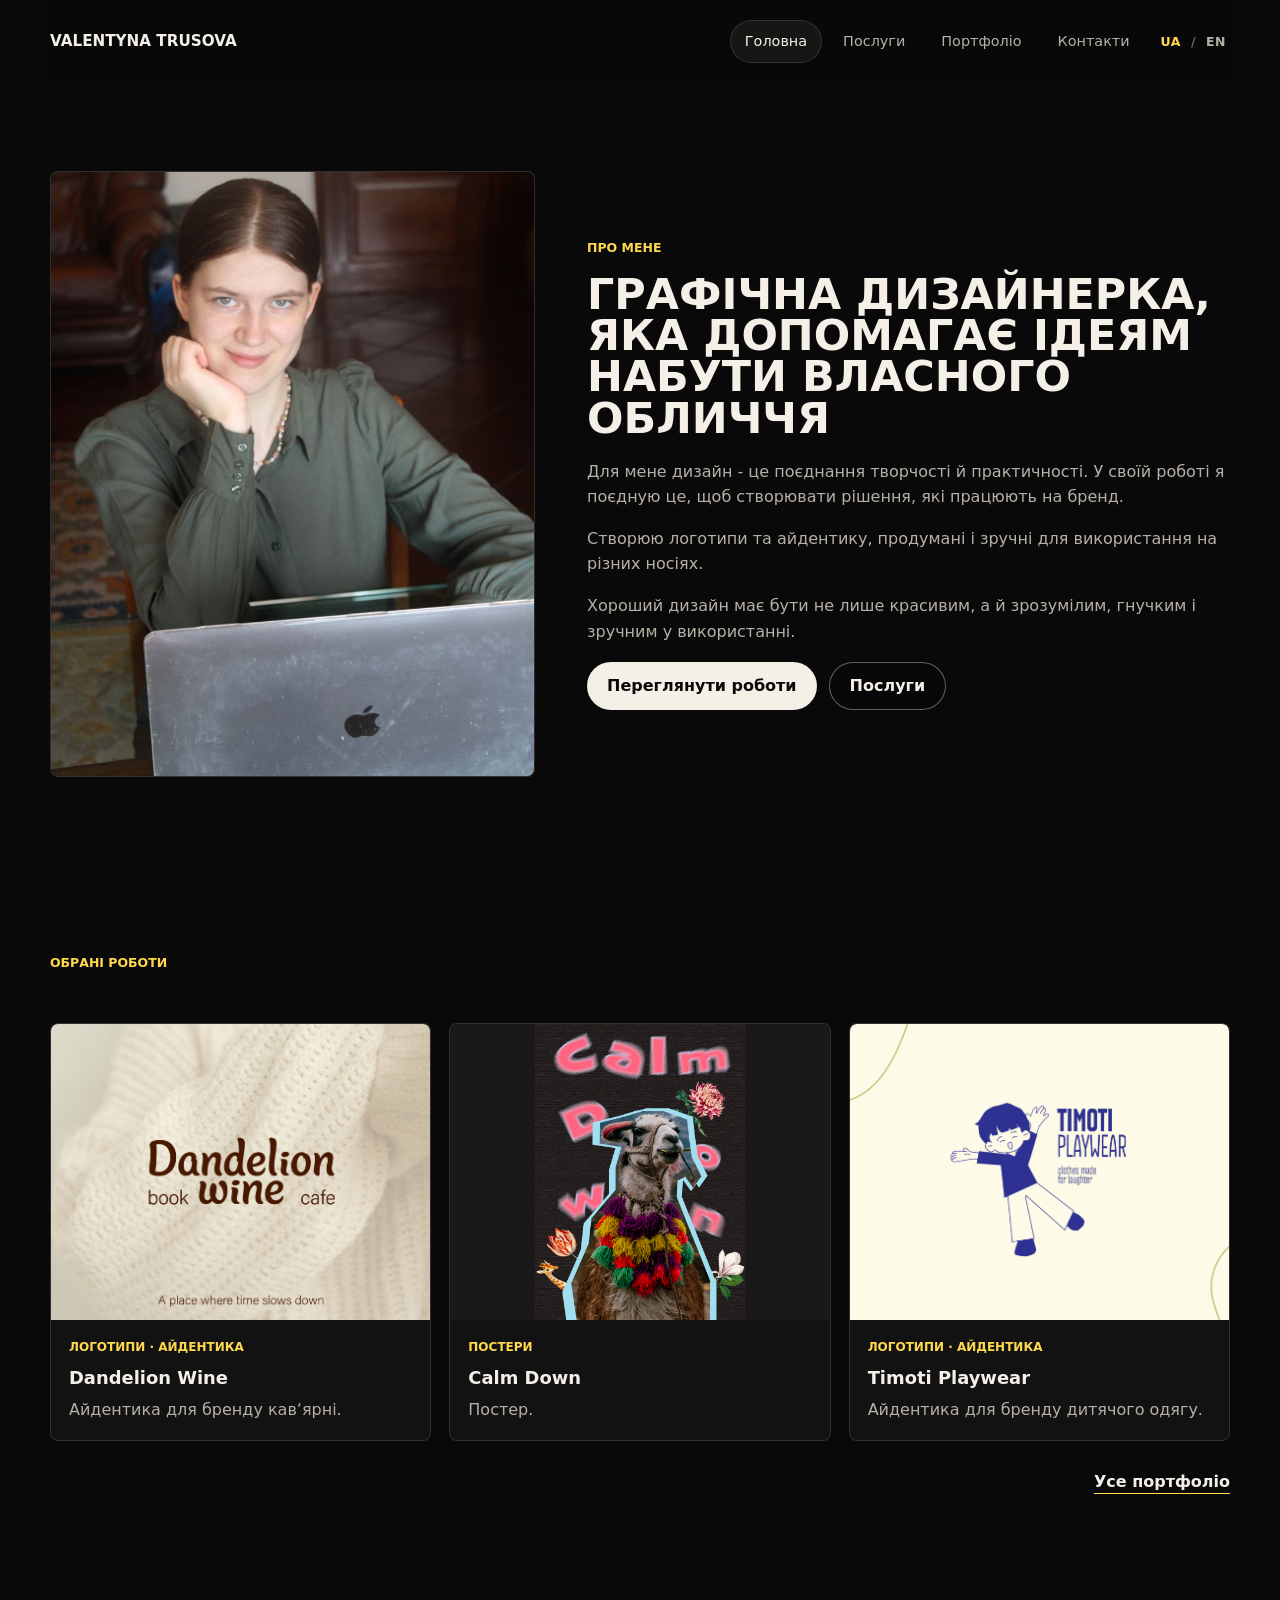
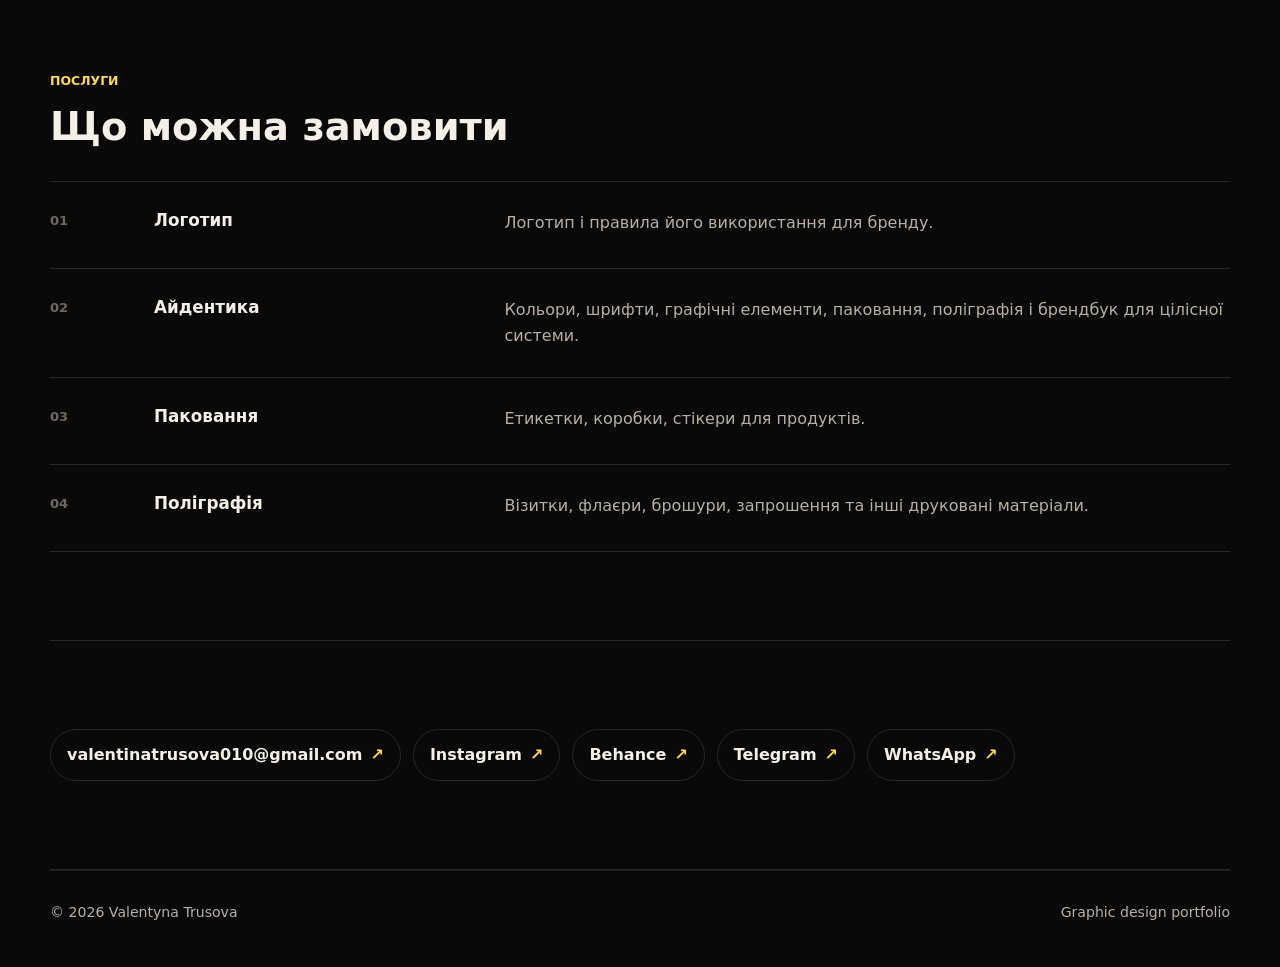
<file: index.html>
<!DOCTYPE html>
<html lang="uk">
<head>
  <meta charset="UTF-8">
  <meta name="viewport" content="width=device-width, initial-scale=1.0">
  <title>Графічний дизайнер | Портфоліо</title>
  <meta name="description" content="Портфоліо графічного дизайнера: айдентика, логотипи, паковання та поліграфічний дизайн.">
  <link rel="alternate" hreflang="uk" href="index.html">
  <link rel="alternate" hreflang="en" href="en/index.html">
  <link rel="alternate" hreflang="x-default" href="index.html">
  <link rel="icon" href="assets3/favicon/favicon-32.png" type="image/png" sizes="32x32">
  <link rel="icon" href="assets3/favicon/favicon.svg" type="image/svg+xml" sizes="any">
  <link rel="apple-touch-icon" href="assets3/favicon/apple-touch-icon.png">
  <link rel="manifest" href="site.webmanifest">
  <meta name="theme-color" content="#f7f6f2">
  <link rel="stylesheet" href="css3/styles.css">
</head>
<body>
  <header class="site-header">
    <a class="brand" href="index.html" aria-label="На головну">Valentyna Trusova</a>
    <div class="header-actions">
      <nav class="site-nav" aria-label="Головна навігація">
        <a class="is-active" href="index.html" aria-current="page">Головна</a>
        <a href="services3.html">Послуги</a>
        <a href="portfolio3.html">Портфоліо</a>
        <a href="#contacts">Контакти</a>
      </nav>
      <nav class="language-switch" aria-label="Вибір мови">
        <a href="index.html" aria-label="Українська версія" aria-current="page">UA</a>
        <span aria-hidden="true">/</span>
        <a href="en/index.html" aria-label="English version">EN</a>
      </nav>
      <button class="menu-toggle" type="button" aria-label="Відкрити меню" aria-expanded="false">
        <span></span>
        <span></span>
      </button>
    </div>
  </header>

  <main>
    <section class="section about-section" aria-labelledby="about-title">
      <img class="about-photo" src="assets3/mephoto.jpeg" alt="Фото графічної дизайнерки">
      <div class="about-copy">
        <p class="eyebrow">Про мене</p>
        <h2 id="about-title">Графічна дизайнерка, яка допомагає ідеям набути власного обличчя</h2>
        <div class="intro-copy">
          <p>Для мене дизайн - це поєднання творчості й практичності. У своїй роботі я поєдную це, щоб створювати рішення, які працюють на бренд.</p>
          <p>Створюю логотипи та айдентику, продумані і зручні для використання на різних носіях.</p>
          <p>Хороший дизайн має бути не лише красивим, а й зрозумілим, гнучким і зручним у використанні.</p>
        </div>
        <div class="hero-actions" aria-label="Основні дії">
          <a class="button button-primary" href="portfolio3.html">Переглянути роботи</a>
          <a class="button button-ghost" href="services3.html">Послуги</a>
        </div>
      </div>
    </section>

    <section class="section" aria-labelledby="featured-title">
      <div class="section-heading split">
        <div>
          <p class="eyebrow">Обрані роботи</p>
          <h2 class="visually-hidden" id="featured-title">Обрані роботи</h2>
        </div>
      </div>
      <div class="work-grid featured-grid">
        <article class="work-card">
          <a href="cases3/dandelion-wine.html" aria-label="Відкрити кейс Dandelion Wine">
            <img src="assets3/bigproject/dandelion wine/A.webp" alt="Айдентика винного бренду Dandelion Wine">
            <div class="work-info">
              <span>Логотипи · Айдентика</span>
              <h3>Dandelion Wine</h3>
              <p>Айдентика для бренду кавʼярні.</p>
            </div>
          </a>
        </article>
        <article class="work-card">
          <button class="project-open" type="button" data-title="Calm Down" data-category-label="Постери" data-description="Постер із закликом сповільнитися й заспокоїтися." data-images="assets3/posters/calmdown/calmdown.webp,assets3/posters/calmdown/calmdownmockup.webp">
            <img src="assets3/posters/calmdown/calmdown.webp" alt="Постер Calm Down">
            <div class="work-info">
              <span>Постери</span>
              <h3>Calm Down</h3>
              <p>Постер.</p>
            </div>
          </button>
        </article>
        <article class="work-card">
          <a href="cases3/timoti-playwear.html" aria-label="Відкрити кейс Timoti Playwear">
            <img src="assets3/bigproject/Timotiplaywear/A.webp" alt="Айдентика бренду дитячого одягу Timoti Playwear">
            <div class="work-info">
              <span>Логотипи · Айдентика</span>
              <h3>Timoti Playwear</h3>
              <p>Айдентика для бренду дитячого одягу.</p>
            </div>
          </a>
        </article>
      </div>
      <div class="section-action">
        <a class="text-link" href="portfolio3.html">Усе портфоліо</a>
      </div>
    </section>

    <section class="section" aria-labelledby="services-title">
      <div class="section-heading">
        <p class="eyebrow">Послуги</p>
        <h2 id="services-title">Що можна замовити</h2>
      </div>
      <div class="service-list">
        <article class="service-item">
          <span class="service-index">01</span>
          <h3><a href="services3.html#logos">Логотип</a></h3>
          <p>Логотип і правила його використання для бренду.</p>
        </article>
        <article class="service-item">
          <span class="service-index">02</span>
          <h3><a href="services3.html#identity">Айдентика</a></h3>
          <p>Кольори, шрифти, графічні елементи, паковання, поліграфія і брендбук для цілісної системи.</p>
        </article>
        <article class="service-item">
          <span class="service-index">03</span>
          <h3><a href="services3.html#packaging">Паковання</a></h3>
          <p>Етикетки, коробки, стікери для продуктів.</p>
        </article>
        <article class="service-item">
          <span class="service-index">04</span>
          <h3><a href="services3.html#print">Поліграфія</a></h3>
          <p>Візитки, флаєри, брошури, запрошення та інші друковані матеріали.</p>
        </article>
      </div>
    </section>

    <section class="section contact-band" id="contacts" aria-labelledby="contacts-title">
      <h2 class="visually-hidden" id="contacts-title">Контакти</h2>
      <div class="contact-actions">
        <a href="mailto:valentinatrusova010@gmail.com">valentinatrusova010@gmail.com <span aria-hidden="true">↗</span></a>
        <a href="https://www.instagram.com/trusovavaliusha?igsh=NmhvMGpqZWR6bW9x&utm_source=qr" target="_blank" rel="noreferrer">Instagram <span aria-hidden="true">↗</span></a>
        <a href="https://www.behance.net/valentynadesigner" target="_blank" rel="noreferrer">Behance <span aria-hidden="true">↗</span></a>
        <a href="https://t.me/Sova068" target="_blank" rel="noreferrer">Telegram <span aria-hidden="true">↗</span></a>
        <a href="https://wa.me/351965404186" target="_blank" rel="noreferrer">WhatsApp <span aria-hidden="true">↗</span></a>
      </div>
    </section>
  </main>

  <div class="project-modal" hidden>
    <div class="project-modal-backdrop" data-close-modal></div>
    <section class="project-dialog" role="dialog" aria-modal="true" aria-labelledby="modal-title">
      <button class="modal-close" type="button" data-close-modal aria-label="Закрити">×</button>
      <div class="modal-media">
        <img class="modal-image" alt="">
        <div class="modal-thumbs" aria-label="Інші зображення проєкту"></div>
      </div>
      <div class="modal-copy">
        <p class="eyebrow modal-category"></p>
        <h2 id="modal-title"></h2>
        <p class="modal-description"></p>
        <p class="modal-detail"></p>
      </div>
    </section>
  </div>

  <footer class="site-footer">
    <p>© 2026 Valentyna Trusova</p>
    <p>Graphic design portfolio</p>
  </footer>

  <script src="js3/main.js"></script>
</body>
</html>
</file>
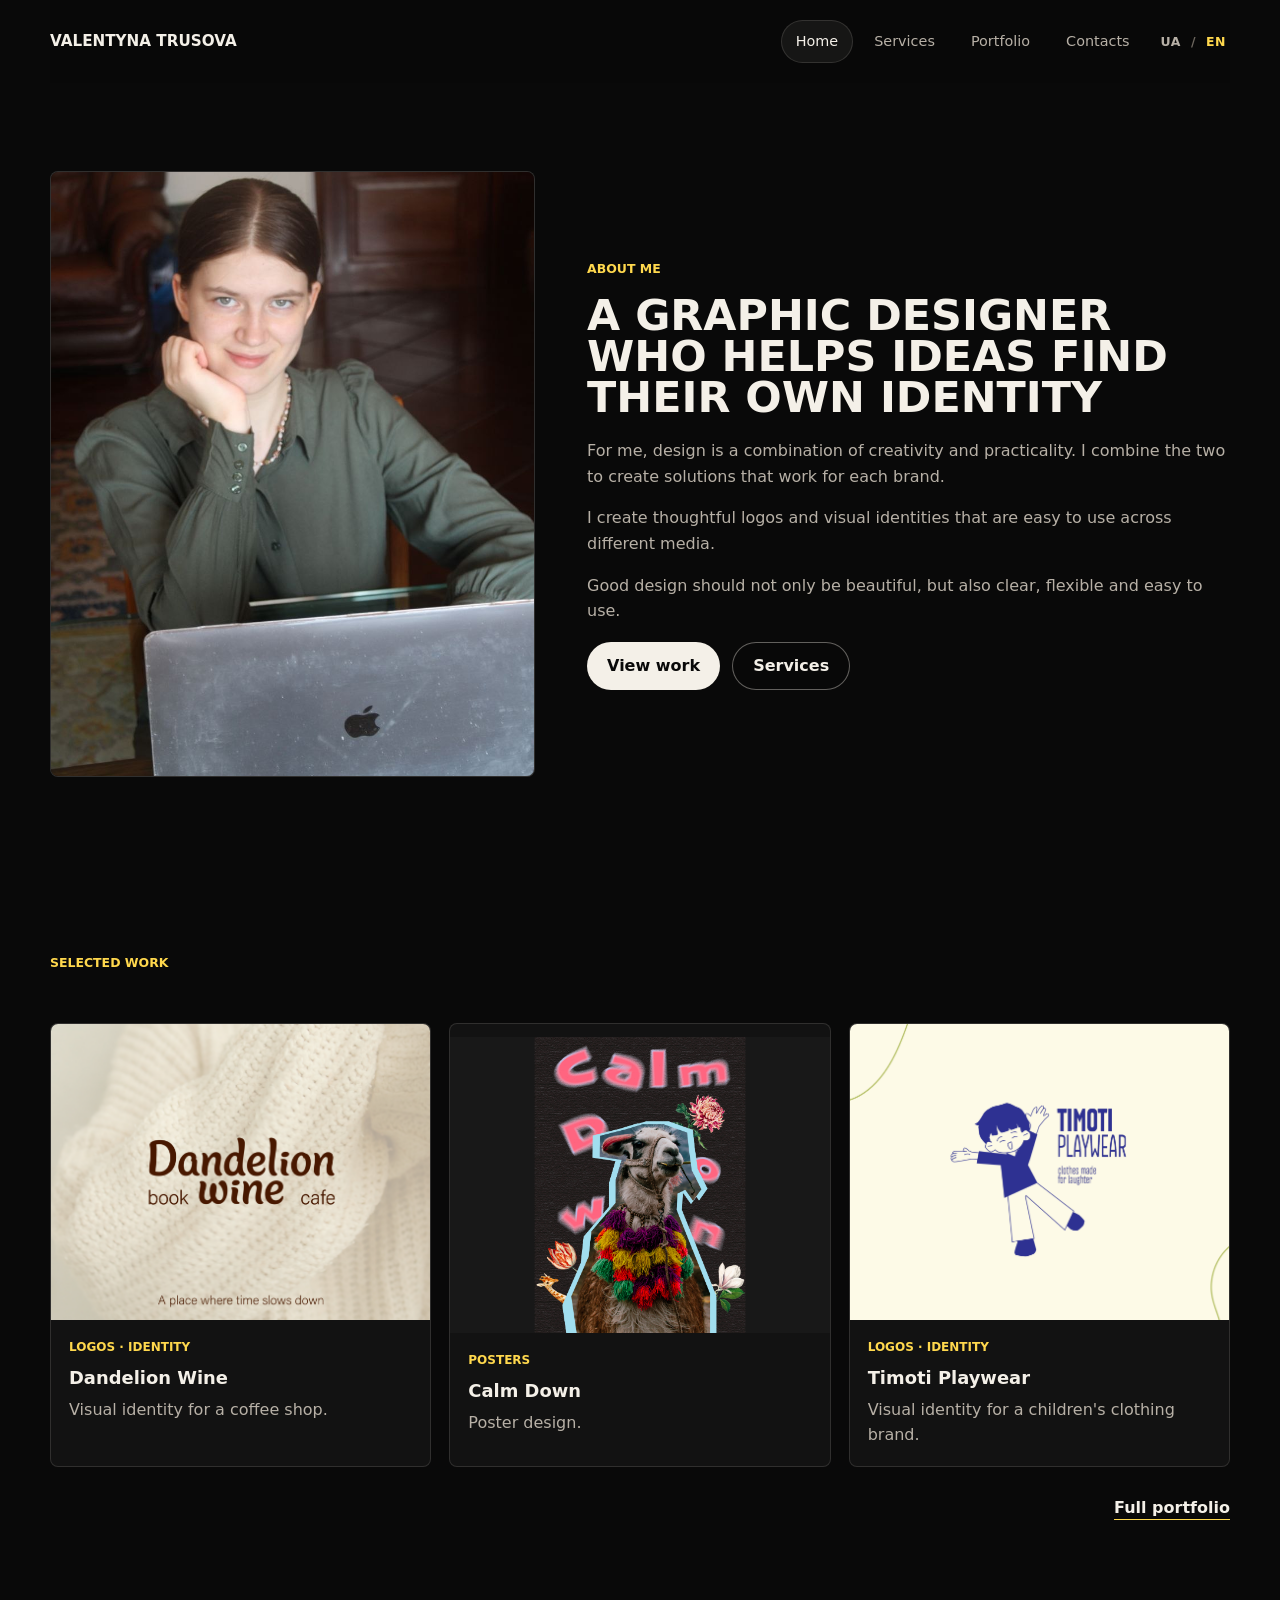
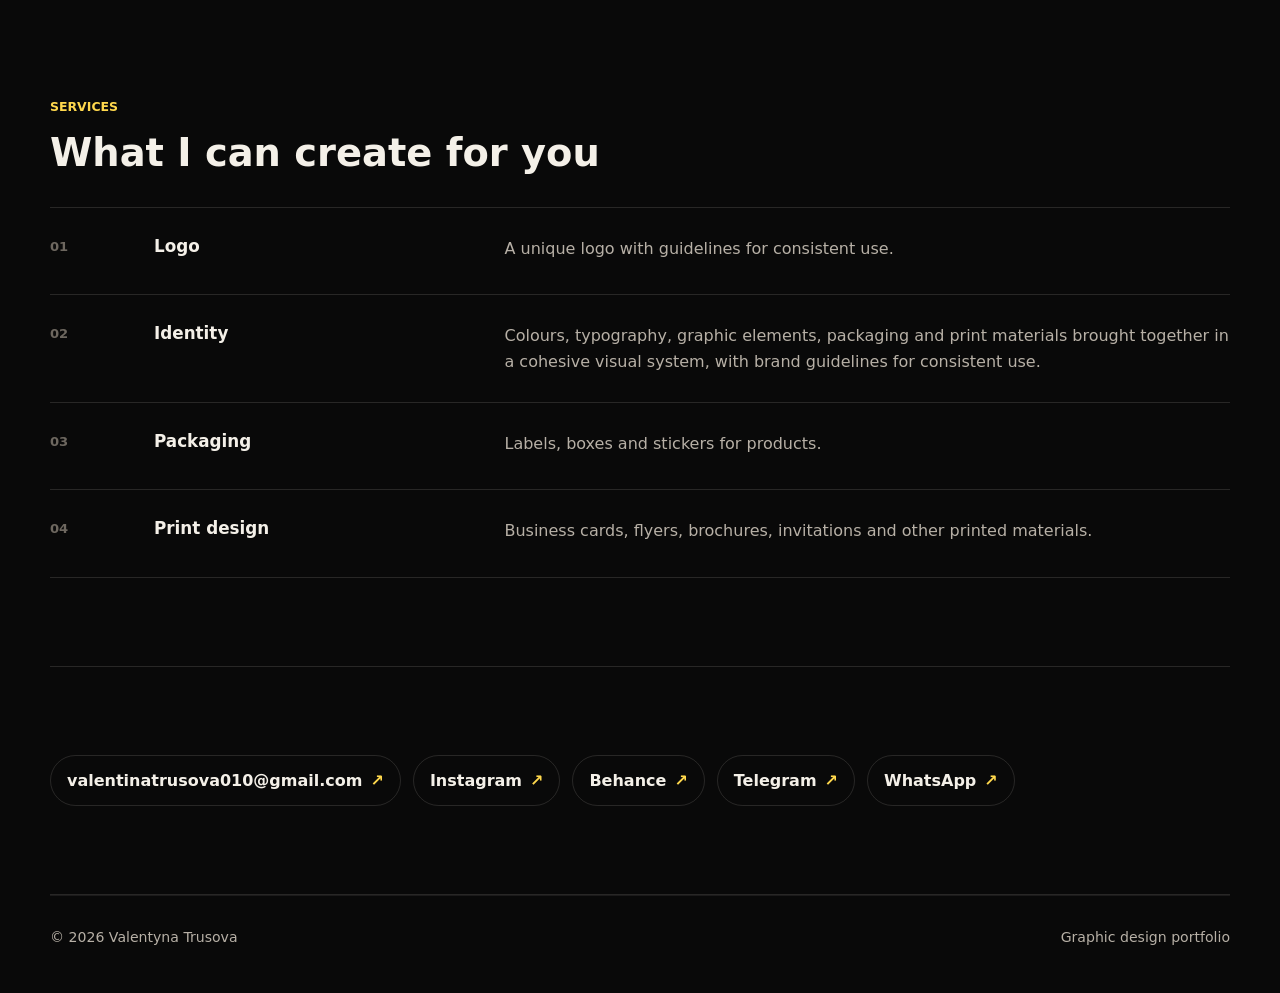
<file: en/index.html>
<!DOCTYPE html>
<html lang="en">
<head>
  <meta charset="UTF-8">
  <meta name="viewport" content="width=device-width, initial-scale=1.0">
  <title>Graphic Designer | Portfolio</title>
  <meta name="description" content="Graphic designer portfolio: identity, logos, packaging and print design.">
  <link rel="alternate" hreflang="uk" href="../index.html">
  <link rel="alternate" hreflang="en" href="index.html">
  <link rel="alternate" hreflang="x-default" href="../index.html">
  <link rel="icon" href="../assets3/favicon/favicon-32.png" type="image/png" sizes="32x32">
  <link rel="icon" href="../assets3/favicon/favicon.svg" type="image/svg+xml" sizes="any">
  <link rel="apple-touch-icon" href="../assets3/favicon/apple-touch-icon.png">
  <link rel="manifest" href="../site.webmanifest">
  <meta name="theme-color" content="#f7f6f2">
  <link rel="stylesheet" href="../css3/styles.css">
</head>
<body>
  <header class="site-header">
    <a class="brand" href="index.html" aria-label="Home">Valentyna Trusova</a>
    <div class="header-actions">
      <nav class="site-nav" aria-label="Main navigation">
        <a class="is-active" href="index.html" aria-current="page">Home</a>
        <a href="services3.html">Services</a>
        <a href="portfolio3.html">Portfolio</a>
        <a href="#contacts">Contacts</a>
      </nav>
      <nav class="language-switch" aria-label="Language selection">
        <a href="../index.html" aria-label="Ukrainian version">UA</a>
        <span aria-hidden="true">/</span>
        <a href="index.html" aria-label="English version" aria-current="page">EN</a>
      </nav>
      <button class="menu-toggle" type="button" aria-label="Open menu" aria-expanded="false">
        <span></span>
        <span></span>
      </button>
    </div>
  </header>

  <main>
    <section class="section about-section" aria-labelledby="about-title">
      <img class="about-photo" src="../assets3/mephoto.jpeg" alt="Portrait of a graphic designer">
      <div class="about-copy">
        <p class="eyebrow">About me</p>
        <h2 id="about-title">A graphic designer who helps ideas find their own identity</h2>
        <div class="intro-copy">
          <p>For me, design is a combination of creativity and practicality. I combine the two to create solutions that work for each brand.</p>
          <p>I create thoughtful logos and visual identities that are easy to use across different media.</p>
          <p>Good design should not only be beautiful, but also clear, flexible and easy to use.</p>
        </div>
        <div class="hero-actions" aria-label="Primary actions">
          <a class="button button-primary" href="portfolio3.html">View work</a>
          <a class="button button-ghost" href="services3.html">Services</a>
        </div>
      </div>
    </section>

    <section class="section" aria-labelledby="featured-title">
      <div class="section-heading split">
        <div>
          <p class="eyebrow">Selected work</p>
          <h2 class="visually-hidden" id="featured-title">Selected work</h2>
        </div>
      </div>
      <div class="work-grid featured-grid">
        <article class="work-card">
          <a href="cases3/dandelion-wine.html" aria-label="Open the Dandelion Wine case study">
            <img src="../assets3/bigproject/dandelion wine/A.webp" alt="Identity for the Dandelion Wine brand">
            <div class="work-info">
              <span>Logos · Identity</span>
              <h3>Dandelion Wine</h3>
              <p>Visual identity for a coffee shop.</p>
            </div>
          </a>
        </article>
        <article class="work-card">
          <button class="project-open" type="button" data-title="Calm Down" data-category-label="Posters" data-description="A poster encouraging people to slow down and calm down." data-images="../assets3/posters/calmdown/calmdown.webp,../assets3/posters/calmdown/calmdownmockup.webp">
            <img src="../assets3/posters/calmdown/calmdown.webp" alt="Calm Down poster">
            <div class="work-info">
              <span>Posters</span>
              <h3>Calm Down</h3>
              <p>Poster design.</p>
            </div>
          </button>
        </article>
        <article class="work-card">
          <a href="cases3/timoti-playwear.html" aria-label="Open the Timoti Playwear case study">
            <img src="../assets3/bigproject/Timotiplaywear/A.webp" alt="Identity for the Timoti Playwear children's clothing brand">
            <div class="work-info">
              <span>Logos · Identity</span>
              <h3>Timoti Playwear</h3>
              <p>Visual identity for a children's clothing brand.</p>
            </div>
          </a>
        </article>
      </div>
      <div class="section-action">
        <a class="text-link" href="portfolio3.html">Full portfolio</a>
      </div>
    </section>

    <section class="section" aria-labelledby="services-title">
      <div class="section-heading">
        <p class="eyebrow">Services</p>
        <h2 id="services-title">What I can create for you</h2>
      </div>
      <div class="service-list">
        <article class="service-item">
          <span class="service-index">01</span>
          <h3><a href="services3.html#logos">Logo</a></h3>
          <p>A unique logo with guidelines for consistent use.</p>
        </article>
        <article class="service-item">
          <span class="service-index">02</span>
          <h3><a href="services3.html#identity">Identity</a></h3>
          <p>Colours, typography, graphic elements, packaging and print materials brought together in a cohesive visual system, with brand guidelines for consistent use.</p>
        </article>
        <article class="service-item">
          <span class="service-index">03</span>
          <h3><a href="services3.html#packaging">Packaging</a></h3>
          <p>Labels, boxes and stickers for products.</p>
        </article>
        <article class="service-item">
          <span class="service-index">04</span>
          <h3><a href="services3.html#print">Print design</a></h3>
          <p>Business cards, flyers, brochures, invitations and other printed materials.</p>
        </article>
      </div>
    </section>

    <section class="section contact-band" id="contacts" aria-labelledby="contacts-title">
      <h2 class="visually-hidden" id="contacts-title">Contacts</h2>
      <div class="contact-actions">
        <a href="mailto:valentinatrusova010@gmail.com">valentinatrusova010@gmail.com <span aria-hidden="true">↗</span></a>
        <a href="https://www.instagram.com/trusovavaliusha?igsh=NmhvMGpqZWR6bW9x&utm_source=qr" target="_blank" rel="noreferrer">Instagram <span aria-hidden="true">↗</span></a>
        <a href="https://www.behance.net/valentynadesigner" target="_blank" rel="noreferrer">Behance <span aria-hidden="true">↗</span></a>
        <a href="https://t.me/Sova068" target="_blank" rel="noreferrer">Telegram <span aria-hidden="true">↗</span></a>
        <a href="https://wa.me/351965404186" target="_blank" rel="noreferrer">WhatsApp <span aria-hidden="true">↗</span></a>
      </div>
    </section>
  </main>

  <div class="project-modal" hidden>
    <div class="project-modal-backdrop" data-close-modal></div>
    <section class="project-dialog" role="dialog" aria-modal="true" aria-labelledby="modal-title">
      <button class="modal-close" type="button" data-close-modal aria-label="Close">×</button>
      <div class="modal-media">
        <img class="modal-image" alt="">
        <div class="modal-thumbs" aria-label="Other project images"></div>
      </div>
      <div class="modal-copy">
        <p class="eyebrow modal-category"></p>
        <h2 id="modal-title"></h2>
        <p class="modal-description"></p>
        <p class="modal-detail"></p>
      </div>
    </section>
  </div>

  <footer class="site-footer">
    <p>© 2026 Valentyna Trusova</p>
    <p>Graphic design portfolio</p>
  </footer>

  <script src="../js3/main.js"></script>
</body>
</html>
</file>
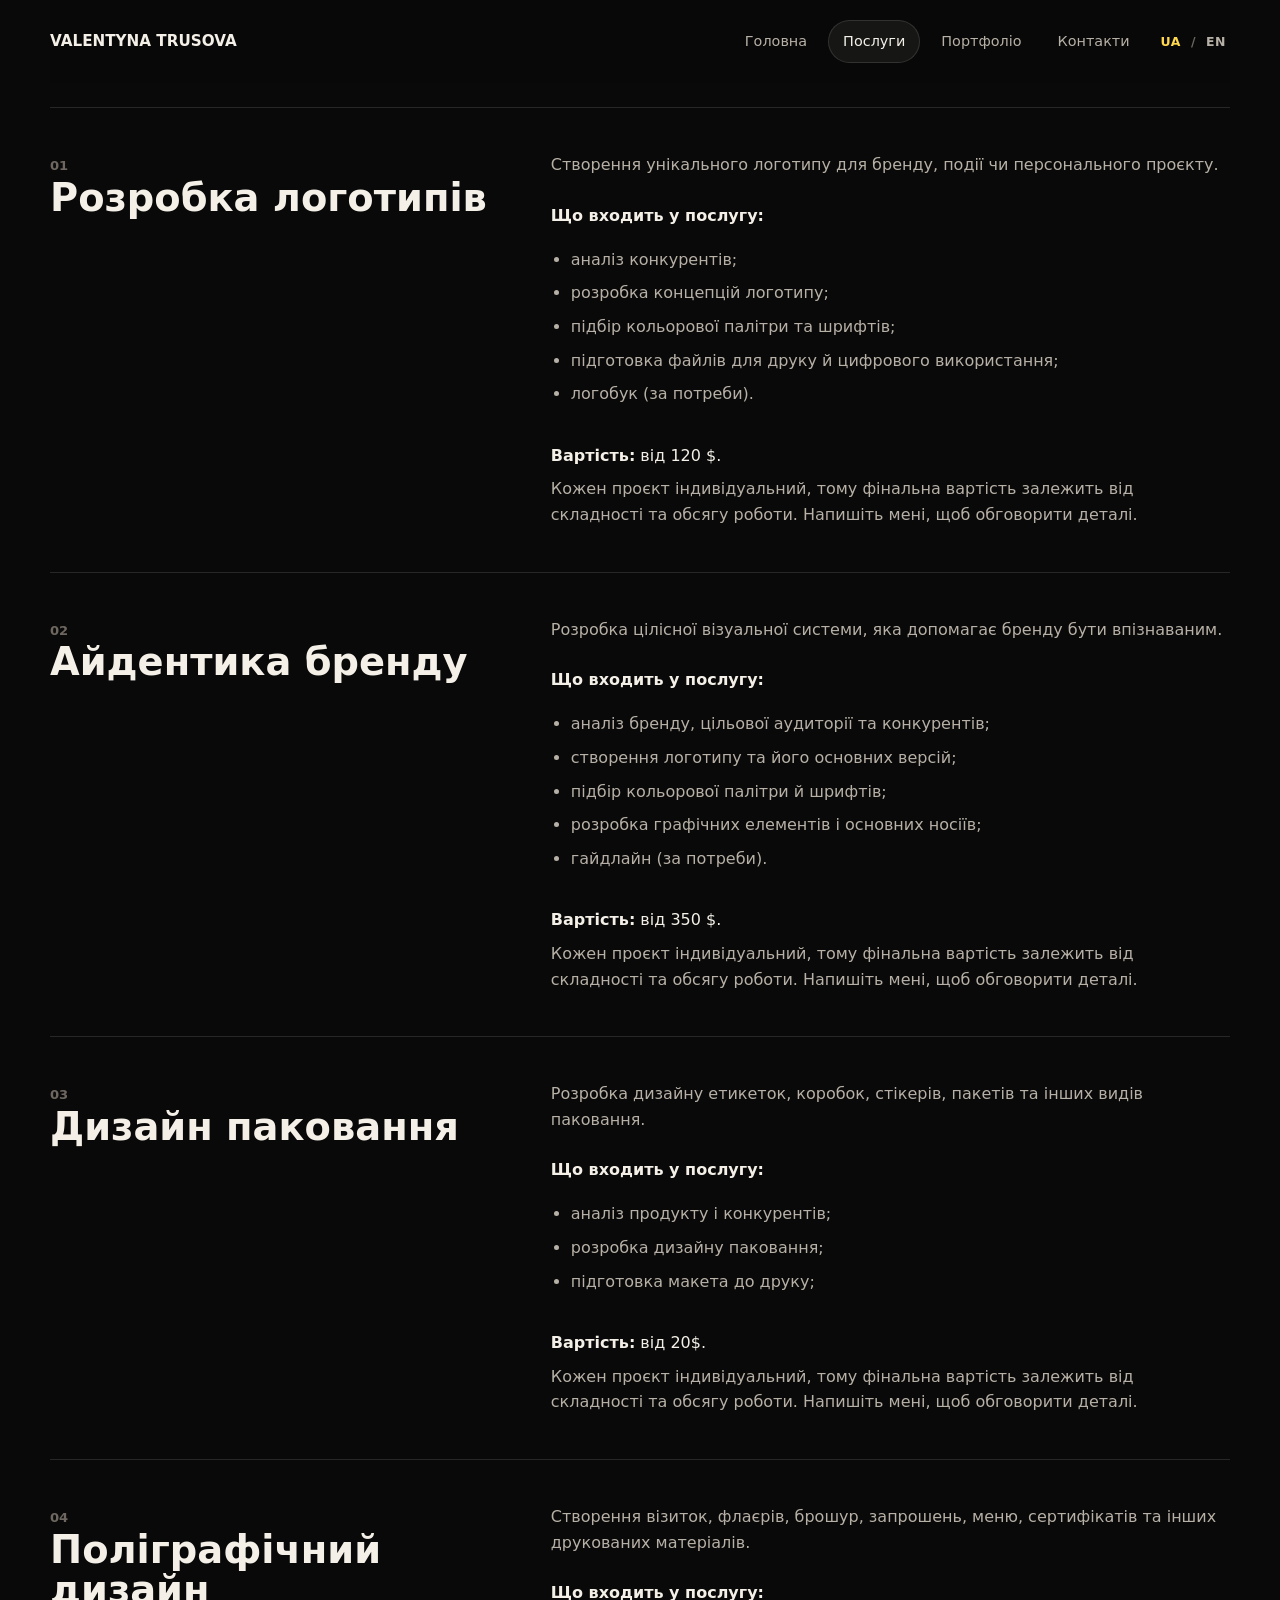
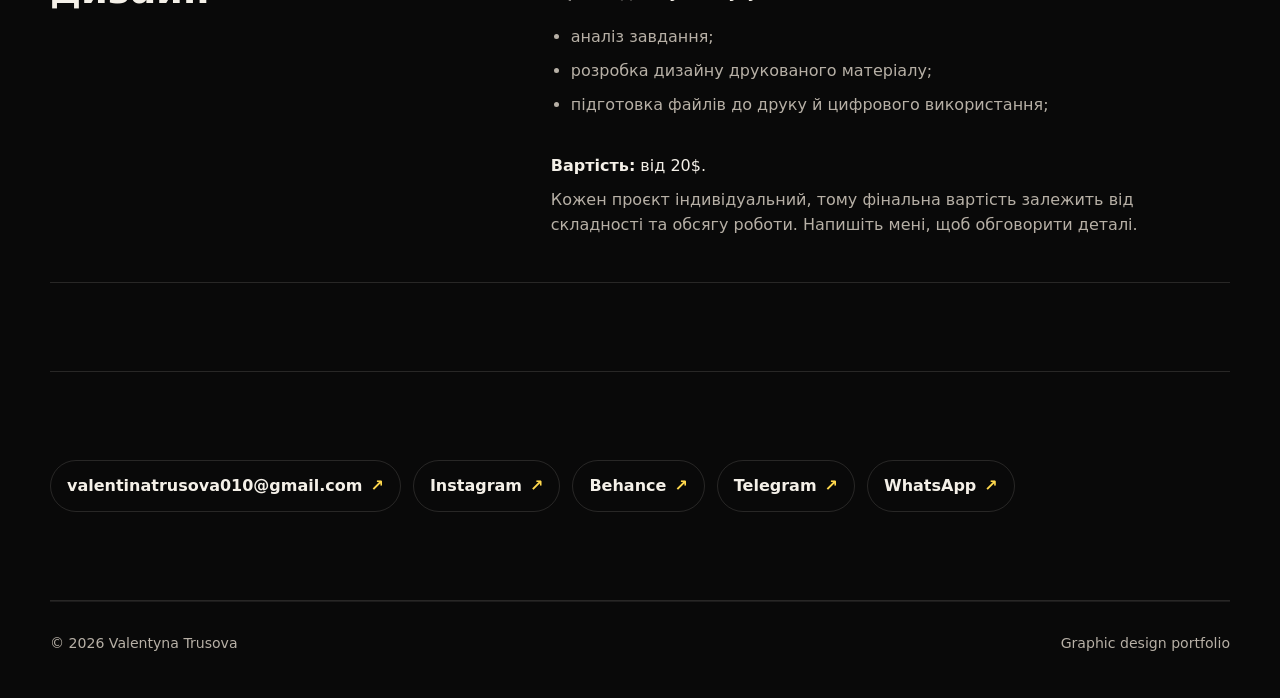
<file: services3.html>
<!DOCTYPE html>
<html lang="uk">
<head>
  <meta charset="UTF-8">
  <meta name="viewport" content="width=device-width, initial-scale=1.0">
  <title>Послуги | Valentyna Trusova</title>
  <meta name="description" content="Послуги графічного дизайнера: логотипи, айдентика бренду, паковання, поліграфічний дизайн.">
  <link rel="alternate" hreflang="uk" href="services3.html">
  <link rel="alternate" hreflang="en" href="en/services3.html">
  <link rel="alternate" hreflang="x-default" href="services3.html">
  <link rel="icon" href="assets3/favicon/favicon-32.png" type="image/png" sizes="32x32">
  <link rel="icon" href="assets3/favicon/favicon.svg" type="image/svg+xml" sizes="any">
  <link rel="apple-touch-icon" href="assets3/favicon/apple-touch-icon.png">
  <link rel="manifest" href="site.webmanifest">
  <meta name="theme-color" content="#f7f6f2">
  <link rel="stylesheet" href="css3/styles.css">
</head>
<body>
  <header class="site-header">
    <a class="brand" href="index.html" aria-label="На головну">Valentyna Trusova</a>
    <div class="header-actions">
      <nav class="site-nav" aria-label="Головна навігація">
        <a href="index.html">Головна</a>
        <a class="is-active" href="services3.html" aria-current="page">Послуги</a>
        <a href="portfolio3.html">Портфоліо</a>
        <a href="#contacts">Контакти</a>
      </nav>
      <nav class="language-switch" aria-label="Вибір мови">
        <a href="services3.html" aria-label="Українська версія" aria-current="page">UA</a>
        <span aria-hidden="true">/</span>
        <a href="en/services3.html" aria-label="English version">EN</a>
      </nav>
      <button class="menu-toggle" type="button" aria-label="Відкрити меню" aria-expanded="false">
        <span></span>
        <span></span>
      </button>
    </div>
  </header>

  <main>
    <section class="section services-detail" aria-label="Перелік послуг">
      <article class="detail-row" id="logos">
        <div>
          <span class="service-index">01</span>
          <h2>Розробка логотипів</h2>
        </div>
        <div class="service-description">
          <p>Створення унікального логотипу для бренду, події чи персонального проєкту.</p>
          <h3>Що входить у послугу:</h3>
          <ul>
            <li>аналіз конкурентів;</li>
            <li>розробка концепцій логотипу;</li>
            <li>підбір кольорової палітри та шрифтів;</li>
            <li>підготовка файлів для друку й цифрового використання;</li>
            <li>логобук (за потреби).</li>
          </ul>
          <p class="service-price"><strong>Вартість:</strong> від 120 $.</p>
          <p class="service-note">Кожен проєкт індивідуальний, тому фінальна вартість залежить від складності та обсягу роботи. Напишіть мені, щоб обговорити деталі.</p>
        </div>
      </article>

      <article class="detail-row" id="identity">
        <div>
          <span class="service-index">02</span>
          <h2>Айдентика бренду</h2>
        </div>
        <div class="service-description">
          <p>Розробка цілісної візуальної системи, яка допомагає бренду бути впізнаваним.</p>
          <h3>Що входить у послугу:</h3>
          <ul>
            <li>аналіз бренду, цільової аудиторії та конкурентів;</li>
            <li>створення логотипу та його основних версій;</li>
            <li>підбір кольорової палітри й шрифтів;</li>
            <li>розробка графічних елементів і основних носіїв;</li>
            <li>гайдлайн (за потреби).</li>
          </ul>
          <p class="service-price"><strong>Вартість:</strong> від 350 $.</p>
          <p class="service-note">Кожен проєкт індивідуальний, тому фінальна вартість залежить від складності та обсягу роботи. Напишіть мені, щоб обговорити деталі.</p>
        </div>
      </article>

      <article class="detail-row" id="packaging">
        <div>
          <span class="service-index">03</span>
          <h2>Дизайн паковання</h2>
        </div>
        <div class="service-description">
          <p>Розробка дизайну етикеток, коробок, стікерів, пакетів та інших видів паковання.</p>
          <h3>Що входить у послугу:</h3>
          <ul>
            <li>аналіз продукту і конкурентів;</li>
            <li>розробка дизайну паковання;</li>
            <li>підготовка макета до друку;</li>
          </ul>
          <p class="service-price"><strong>Вартість:</strong> від 20$.</p>
          <p class="service-note">Кожен проєкт індивідуальний, тому фінальна вартість залежить від складності та обсягу роботи. Напишіть мені, щоб обговорити деталі.</p>
        </div>
      </article>

      <article class="detail-row" id="print">
        <div>
          <span class="service-index">04</span>
          <h2>Поліграфічний дизайн</h2>
        </div>
        <div class="service-description">
          <p>Створення візиток, флаєрів, брошур, запрошень, меню, сертифікатів та інших друкованих матеріалів.</p>
          <h3>Що входить у послугу:</h3>
          <ul>
            <li>аналіз завдання;</li>
            <li>розробка дизайну друкованого матеріалу;</li>
            <li>підготовка файлів до друку й цифрового використання;</li>
          </ul>
          <p class="service-price"><strong>Вартість:</strong> від 20$.</p>
          <p class="service-note">Кожен проєкт індивідуальний, тому фінальна вартість залежить від складності та обсягу роботи. Напишіть мені, щоб обговорити деталі.</p>
        </div>
      </article>
    </section>

    <section class="section contact-band" id="contacts" aria-labelledby="contacts-title">
      <h2 class="visually-hidden" id="contacts-title">Контакти</h2>
      <div class="contact-actions">
        <a href="mailto:valentinatrusova010@gmail.com">valentinatrusova010@gmail.com <span aria-hidden="true">↗</span></a>
        <a href="https://www.instagram.com/trusovavaliusha?igsh=NmhvMGpqZWR6bW9x&utm_source=qr" target="_blank" rel="noreferrer">Instagram <span aria-hidden="true">↗</span></a>
        <a href="https://www.behance.net/valentynadesigner" target="_blank" rel="noreferrer">Behance <span aria-hidden="true">↗</span></a>
        <a href="https://t.me/Sova068" target="_blank" rel="noreferrer">Telegram <span aria-hidden="true">↗</span></a>
        <a href="https://wa.me/351965404186" target="_blank" rel="noreferrer">WhatsApp <span aria-hidden="true">↗</span></a>
      </div>
    </section>
  </main>

  <footer class="site-footer">
    <p>© 2026 Valentyna Trusova</p>
    <p>Graphic design portfolio</p>
  </footer>

  <script src="js3/main.js"></script>
</body>
</html>
</file>
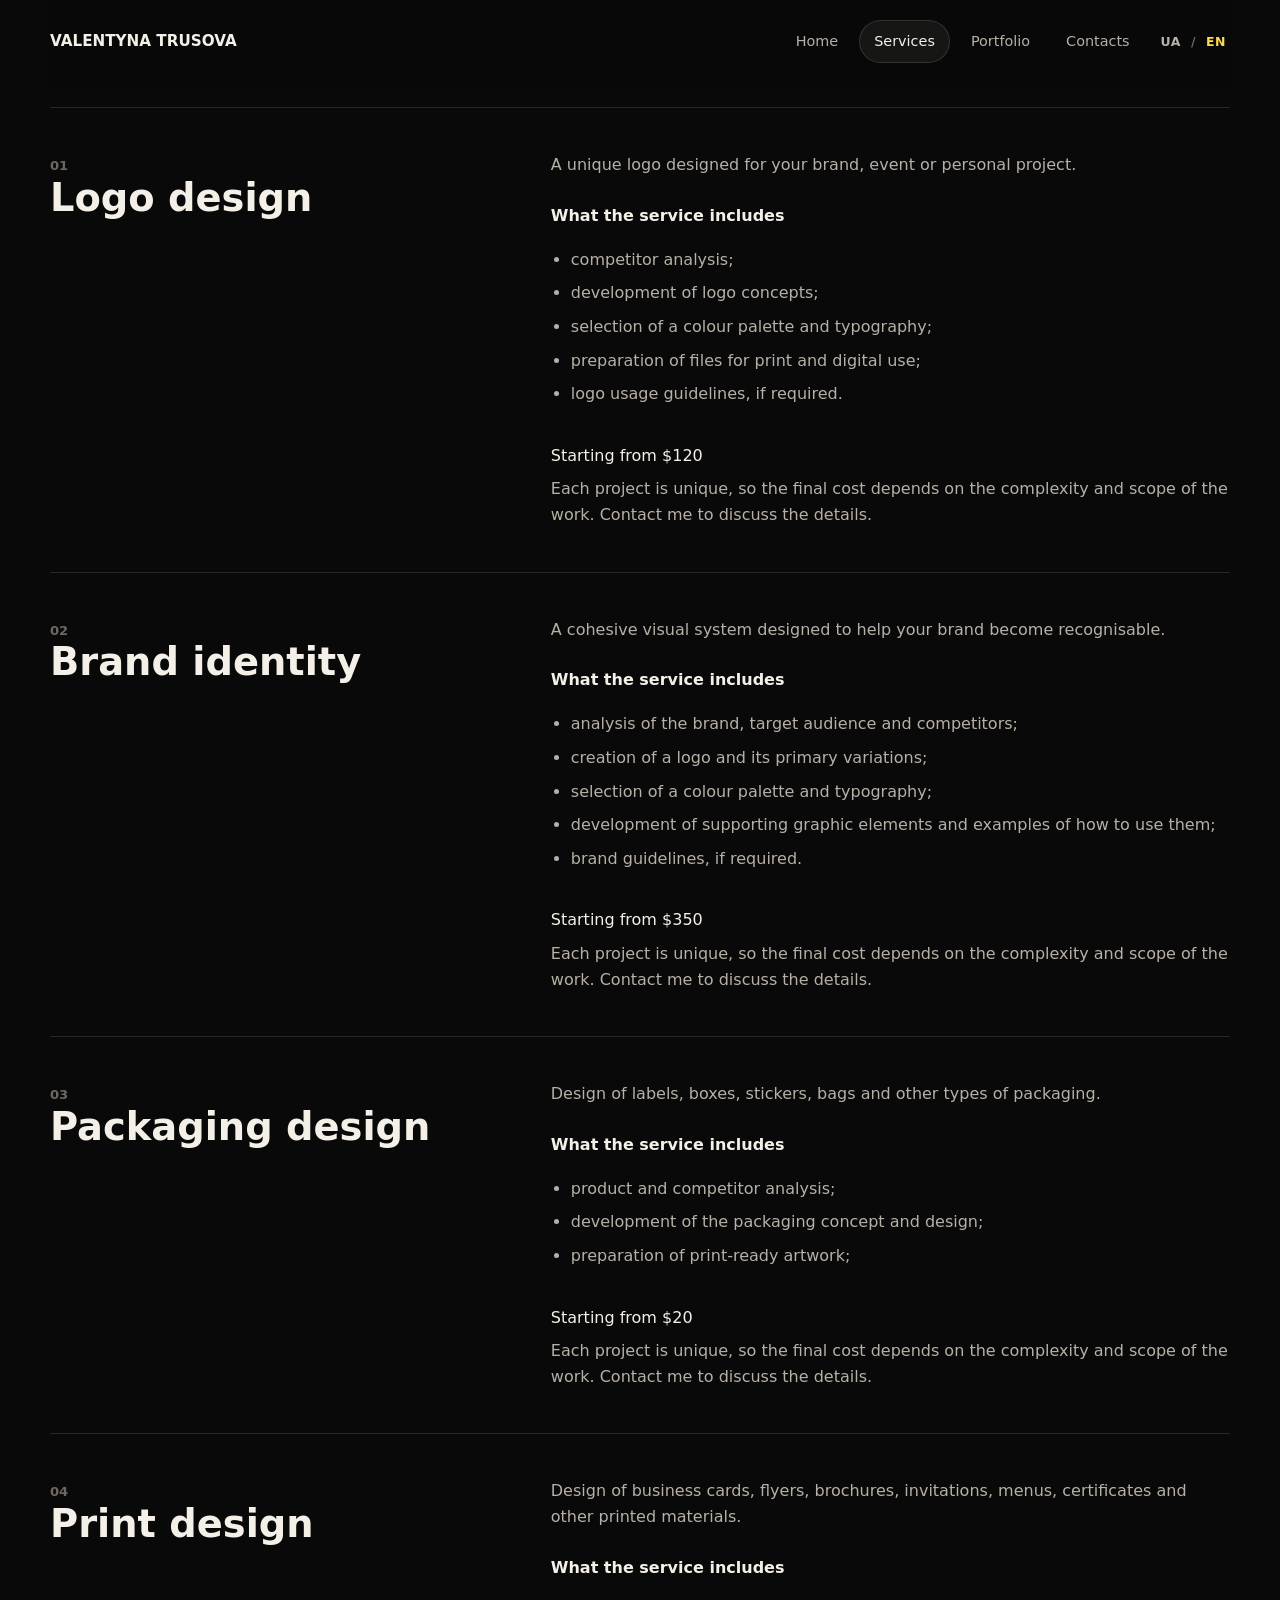
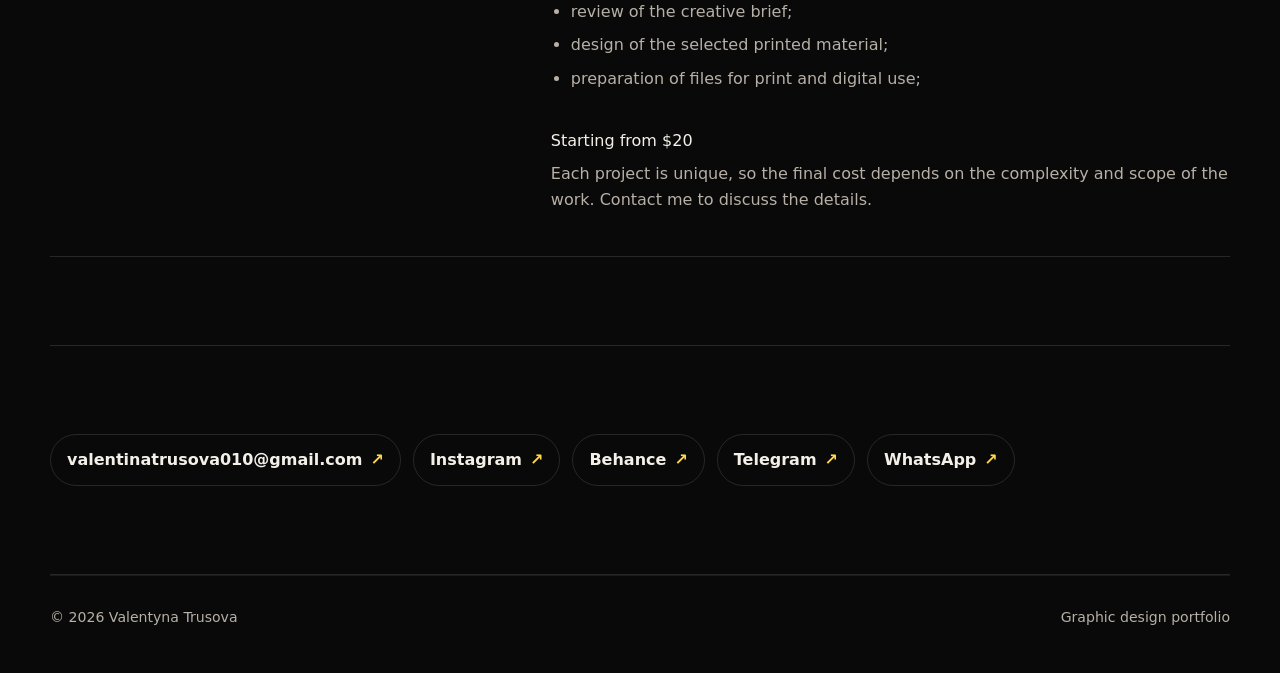
<file: en/services3.html>
<!DOCTYPE html>
<html lang="en">
<head>
  <meta charset="UTF-8">
  <meta name="viewport" content="width=device-width, initial-scale=1.0">
  <title>Services | Valentyna Trusova</title>
  <meta name="description" content="Graphic design services: logos, brand identity, packaging and print design.">
  <link rel="alternate" hreflang="uk" href="../services3.html">
  <link rel="alternate" hreflang="en" href="services3.html">
  <link rel="alternate" hreflang="x-default" href="../services3.html">
  <link rel="icon" href="../assets3/favicon/favicon-32.png" type="image/png" sizes="32x32">
  <link rel="icon" href="../assets3/favicon/favicon.svg" type="image/svg+xml" sizes="any">
  <link rel="apple-touch-icon" href="../assets3/favicon/apple-touch-icon.png">
  <link rel="manifest" href="../site.webmanifest">
  <meta name="theme-color" content="#f7f6f2">
  <link rel="stylesheet" href="../css3/styles.css">
</head>
<body>
  <header class="site-header">
    <a class="brand" href="index.html" aria-label="Home">Valentyna Trusova</a>
    <div class="header-actions">
      <nav class="site-nav" aria-label="Main navigation">
        <a href="index.html">Home</a>
        <a class="is-active" href="services3.html" aria-current="page">Services</a>
        <a href="portfolio3.html">Portfolio</a>
        <a href="#contacts">Contacts</a>
      </nav>
      <nav class="language-switch" aria-label="Language selection">
        <a href="../services3.html" aria-label="Ukrainian version">UA</a>
        <span aria-hidden="true">/</span>
        <a href="services3.html" aria-label="English version" aria-current="page">EN</a>
      </nav>
      <button class="menu-toggle" type="button" aria-label="Open menu" aria-expanded="false">
        <span></span>
        <span></span>
      </button>
    </div>
  </header>

  <main>
    <section class="section services-detail" aria-label="List of services">
      <article class="detail-row" id="logos">
        <div>
          <span class="service-index">01</span>
          <h2>Logo design</h2>
        </div>
        <div class="service-description">
          <p>A unique logo designed for your brand, event or personal project.</p>
          <h3>What the service includes</h3>
          <ul>
            <li>competitor analysis;</li>
            <li>development of logo concepts;</li>
            <li>selection of a colour palette and typography;</li>
            <li>preparation of files for print and digital use;</li>
            <li>logo usage guidelines, if required.</li>
          </ul>
          <p class="service-price">Starting from $120</p>
          <p class="service-note">Each project is unique, so the final cost depends on the complexity and scope of the work. Contact me to discuss the details.</p>
        </div>
      </article>

      <article class="detail-row" id="identity">
        <div>
          <span class="service-index">02</span>
          <h2>Brand identity</h2>
        </div>
        <div class="service-description">
          <p>A cohesive visual system designed to help your brand become recognisable.</p>
          <h3>What the service includes</h3>
          <ul>
            <li>analysis of the brand, target audience and competitors;</li>
            <li>creation of a logo and its primary variations;</li>
            <li>selection of a colour palette and typography;</li>
            <li>development of supporting graphic elements and examples of how to use them;</li>
            <li>brand guidelines, if required.</li>
          </ul>
          <p class="service-price">Starting from $350</p>
          <p class="service-note">Each project is unique, so the final cost depends on the complexity and scope of the work. Contact me to discuss the details.</p>
        </div>
      </article>

      <article class="detail-row" id="packaging">
        <div>
          <span class="service-index">03</span>
          <h2>Packaging design</h2>
        </div>
        <div class="service-description">
          <p>Design of labels, boxes, stickers, bags and other types of packaging.</p>
          <h3>What the service includes</h3>
          <ul>
            <li>product and competitor analysis;</li>
            <li>development of the packaging concept and design;</li>
            <li>preparation of print-ready artwork;</li>
          </ul>
          <p class="service-price">Starting from $20</p>
          <p class="service-note">Each project is unique, so the final cost depends on the complexity and scope of the work. Contact me to discuss the details.</p>
        </div>
      </article>

      <article class="detail-row" id="print">
        <div>
          <span class="service-index">04</span>
          <h2>Print design</h2>
        </div>
        <div class="service-description">
          <p>Design of business cards, flyers, brochures, invitations, menus, certificates and other printed materials.</p>
          <h3>What the service includes</h3>
          <ul>
            <li>review of the creative brief;</li>
            <li>design of the selected printed material;</li>
            <li>preparation of files for print and digital use;</li>
          </ul>
          <p class="service-price">Starting from $20</p>
          <p class="service-note">Each project is unique, so the final cost depends on the complexity and scope of the work. Contact me to discuss the details.</p>
        </div>
      </article>
    </section>

    <section class="section contact-band" id="contacts" aria-labelledby="contacts-title">
      <h2 class="visually-hidden" id="contacts-title">Contacts</h2>
      <div class="contact-actions">
        <a href="mailto:valentinatrusova010@gmail.com">valentinatrusova010@gmail.com <span aria-hidden="true">↗</span></a>
        <a href="https://www.instagram.com/trusovavaliusha?igsh=NmhvMGpqZWR6bW9x&utm_source=qr" target="_blank" rel="noreferrer">Instagram <span aria-hidden="true">↗</span></a>
        <a href="https://www.behance.net/valentynadesigner" target="_blank" rel="noreferrer">Behance <span aria-hidden="true">↗</span></a>
        <a href="https://t.me/Sova068" target="_blank" rel="noreferrer">Telegram <span aria-hidden="true">↗</span></a>
        <a href="https://wa.me/351965404186" target="_blank" rel="noreferrer">WhatsApp <span aria-hidden="true">↗</span></a>
      </div>
    </section>
  </main>

  <footer class="site-footer">
    <p>© 2026 Valentyna Trusova</p>
    <p>Graphic design portfolio</p>
  </footer>

  <script src="../js3/main.js"></script>
</body>
</html>
</file>
<file: css3/styles.css>
:root {
  --bg: #090909;
  --panel: #121212;
  --panel-soft: #181818;
  --text: #f4f0e8;
  --muted: #b7b0a6;
  --subtle: #6d675f;
  --line: rgba(244, 240, 232, 0.13);
  --accent: #ffd84d;
  --accent-2: #ff6f61;
  --accent-3: #5f7dff;
  --max: 1180px;
  --radius: 8px;
}

* {
  box-sizing: border-box;
}

html {
  scroll-behavior: smooth;
}

body {
  margin: 0;
  background: var(--bg);
  color: var(--text);
  font-family: Inter, ui-sans-serif, system-ui, -apple-system, BlinkMacSystemFont, "Segoe UI", Arial, sans-serif;
  line-height: 1.6;
}

img {
  display: block;
  max-width: 100%;
}

a {
  color: inherit;
  text-decoration: none;
}

p,
h1,
h2,
h3 {
  margin-top: 0;
}

p {
  color: var(--muted);
}

.site-header {
  position: sticky;
  top: 0;
  z-index: 20;
  display: flex;
  align-items: center;
  justify-content: space-between;
  width: min(var(--max), calc(100% - 32px));
  margin: 0 auto;
  padding: 20px 0;
  background: rgba(9, 9, 9, 0.82);
  backdrop-filter: blur(18px);
}

.brand {
  font-size: 0.95rem;
  font-weight: 800;
  letter-spacing: 0;
  text-transform: uppercase;
}

.header-actions {
  display: flex;
  align-items: center;
  gap: 12px;
}

.site-nav {
  display: flex;
  align-items: center;
  gap: 6px;
}

.site-nav a {
  border: 1px solid transparent;
  border-radius: 999px;
  color: var(--muted);
  font-size: 0.9rem;
  padding: 9px 14px;
  transition: color 180ms ease, border-color 180ms ease, background 180ms ease;
}

.site-nav a:hover,
.site-nav a.is-active {
  background: rgba(244, 240, 232, 0.06);
  border-color: var(--line);
  color: var(--text);
}

.language-switch {
  display: flex;
  align-items: center;
  gap: 6px;
  color: var(--subtle);
  font-size: 0.78rem;
  font-weight: 800;
  letter-spacing: 0.04em;
}

.language-switch a {
  border-radius: 4px;
  color: var(--muted);
  padding: 4px;
}

.language-switch a:hover,
.language-switch a[aria-current="page"] {
  color: var(--accent);
}

.language-switch a:focus-visible {
  outline: 2px solid var(--accent);
  outline-offset: 2px;
}

.menu-toggle {
  display: none;
  width: 42px;
  height: 42px;
  border: 1px solid var(--line);
  border-radius: 999px;
  background: transparent;
  color: var(--text);
  cursor: pointer;
}

.menu-toggle span {
  display: block;
  width: 18px;
  height: 2px;
  margin: 5px auto;
  background: currentColor;
}

.section {
  width: min(var(--max), calc(100% - 32px));
  margin: 0 auto;
  padding: 88px 0;
}

.visually-hidden {
  position: absolute;
  width: 1px;
  height: 1px;
  overflow: hidden;
  clip: rect(0 0 0 0);
  white-space: nowrap;
  clip-path: inset(50%);
}

.eyebrow {
  color: var(--accent);
  font-size: 0.78rem;
  font-weight: 700;
  margin-bottom: 16px;
  text-transform: uppercase;
}

h1 {
  max-width: 820px;
  font-size: clamp(2.6rem, 7vw, 6.9rem);
  line-height: 0.94;
  letter-spacing: 0;
  margin-bottom: 26px;
}

h2 {
  font-size: clamp(1.8rem, 3vw, 3rem);
  line-height: 1.05;
  letter-spacing: 0;
  margin-bottom: 20px;
}

h3 {
  font-size: 1.05rem;
  line-height: 1.2;
  margin-bottom: 10px;
}

.hero-text,
.page-hero p,
.case-hero p {
  max-width: 650px;
  font-size: 1.05rem;
}

.hero-actions {
  display: flex;
  flex-wrap: wrap;
  gap: 12px;
  margin-top: 18px;
}

.button {
  display: inline-flex;
  align-items: center;
  justify-content: center;
  min-height: 48px;
  border-radius: 999px;
  font-weight: 700;
  padding: 0 20px;
}

.button-primary {
  background: var(--text);
  color: #090909;
}

.button-ghost {
  border: 1px solid rgba(244, 240, 232, 0.38);
  background: rgba(9, 9, 9, 0.58);
  color: var(--text);
  backdrop-filter: blur(10px);
}

.hero-visual {
  min-width: 0;
}

.hero-visual img {
  width: 100%;
  aspect-ratio: 4 / 3;
  border: 1px solid var(--line);
  border-radius: var(--radius);
  object-fit: cover;
}

.intro-grid,
.section-heading.split,
.contact-band {
  display: grid;
  grid-template-columns: minmax(220px, 0.8fr) minmax(0, 1.2fr);
  gap: 48px;
  align-items: start;
}

.about-section {
  display: grid;
  grid-template-columns: minmax(260px, 0.86fr) minmax(0, 1.14fr);
  gap: 52px;
  align-items: center;
}

.about-photo {
  width: 100%;
  aspect-ratio: 4 / 5;
  border: 1px solid var(--line);
  border-radius: var(--radius);
  object-fit: cover;
  background: var(--panel);
}

.about-copy h2 {
  max-width: 760px;
  font-size: clamp(1.8rem, 3.35vw, 3.9rem);
  line-height: 0.96;
  text-transform: uppercase;
}

.intro-copy {
  max-width: 720px;
}

.intro-copy p:last-child {
  margin-bottom: 0;
}

.section-heading {
  margin-bottom: 34px;
}

.section-heading.split {
  align-items: end;
  margin-bottom: 34px;
}

.text-link {
  color: var(--text);
  font-weight: 700;
  text-decoration: underline;
  text-decoration-color: var(--accent);
  text-underline-offset: 6px;
}

.section-action {
  display: flex;
  justify-content: flex-end;
  margin-top: 28px;
}

.service-list {
  border-top: 1px solid var(--line);
}

.service-item {
  display: grid;
  grid-template-columns: 80px minmax(180px, 0.45fr) minmax(0, 1fr);
  gap: 24px;
  padding: 28px 0;
  border-bottom: 1px solid var(--line);
}

.service-index {
  color: var(--subtle);
  font-size: 0.82rem;
  font-weight: 800;
}

.service-item p {
  margin-bottom: 0;
}

.service-item h3 a {
  color: var(--text);
  text-decoration: underline;
  text-decoration-color: transparent;
  text-underline-offset: 6px;
  transition: color 180ms ease, text-decoration-color 180ms ease;
}

.service-item h3 a:hover {
  color: var(--accent);
  text-decoration-color: var(--accent);
}

.work-grid {
  display: grid;
  grid-template-columns: repeat(3, minmax(0, 1fr));
  gap: 18px;
}

.work-card {
  overflow: hidden;
  border: 1px solid var(--line);
  border-radius: var(--radius);
  background: var(--panel);
}

.work-card a {
  display: block;
  height: 100%;
}

.project-open {
  display: block;
  width: 100%;
  height: 100%;
  border: 0;
  background: transparent;
  color: inherit;
  cursor: pointer;
  font: inherit;
  padding: 0;
  text-align: left;
}

.work-card img {
  width: 100%;
  aspect-ratio: 1 / 0.78;
  object-fit: cover;
  background: var(--panel-soft);
  transition: transform 220ms ease, opacity 220ms ease;
}

.work-card:hover img {
  transform: scale(1.025);
  opacity: 0.9;
}

.card-gallery {
  display: grid;
  grid-template-columns: minmax(0, 1fr) 92px;
  gap: 8px;
  padding: 8px;
}

.card-gallery .card-gallery-main {
  height: 100%;
  aspect-ratio: 16 / 10;
  border-radius: 4px;
}

.card-gallery-strip {
  display: grid;
  gap: 8px;
}

.card-gallery-strip img {
  height: 100%;
  min-height: 0;
  aspect-ratio: 1 / 1;
  border-radius: 4px;
}

.work-info {
  padding: 18px;
}

.work-info span {
  display: block;
  color: var(--accent);
  font-size: 0.75rem;
  font-weight: 800;
  margin-bottom: 10px;
  text-transform: uppercase;
}

.work-info h2,
.work-info h3 {
  font-size: 1.12rem;
  line-height: 1.2;
  margin-bottom: 8px;
}

.work-info p {
  margin-bottom: 0;
}

.work-info strong {
  display: inline-block;
  margin-top: 16px;
  color: var(--text);
  font-size: 0.92rem;
}

.contact-band {
  display: block;
  border-top: 1px solid var(--line);
  border-bottom: 1px solid var(--line);
}

.contact-actions {
  display: flex;
  flex-wrap: wrap;
  gap: 12px;
  justify-content: flex-start;
}

.contact-actions a {
  border: 1px solid var(--line);
  border-radius: 999px;
  color: var(--text);
  display: inline-flex;
  align-items: center;
  gap: 8px;
  font-weight: 700;
  padding: 12px 16px;
}

.contact-actions a:hover {
  border-color: var(--accent);
  color: var(--accent);
}

.contact-actions span {
  color: var(--accent);
}

.site-footer {
  display: flex;
  align-items: center;
  justify-content: space-between;
  width: min(var(--max), calc(100% - 32px));
  margin: 0 auto;
  padding: 30px 0 44px;
  border-top: 1px solid rgba(244, 240, 232, 0.08);
}

.site-footer p {
  margin: 0;
  font-size: 0.88rem;
}

.page-hero {
  padding-bottom: 50px;
}

.page-hero h1 {
  max-width: 980px;
}

.services-detail {
  padding-top: 24px;
}

.detail-row {
  display: grid;
  grid-template-columns: minmax(220px, 0.8fr) minmax(0, 1.2fr);
  gap: 48px;
  padding: 44px 0;
  border-top: 1px solid var(--line);
  scroll-margin-top: 96px;
}

.detail-row:last-child {
  border-bottom: 1px solid var(--line);
}

.detail-row > div > ul {
  margin: 22px 0 0;
  padding-left: 20px;
  color: var(--muted);
}

.detail-row > div > ul > li + li {
  margin-top: 8px;
}

.service-description h3 {
  margin: 28px 0 0;
  font-size: 1rem;
}

.service-description ul {
  margin-bottom: 28px;
}

.service-description .service-price {
  margin: 36px 0 8px;
  color: var(--text);
}

.service-description .service-note {
  margin: 0;
}

.portfolio-section {
  padding-top: 24px;
}

.filter-bar {
  display: flex;
  flex-wrap: wrap;
  gap: 10px;
  margin-bottom: 26px;
}

.filter-button {
  min-height: 42px;
  border: 1px solid var(--line);
  border-radius: 999px;
  background: transparent;
  color: var(--muted);
  cursor: pointer;
  font: inherit;
  font-weight: 700;
  padding: 0 15px;
}

.filter-button:hover,
.filter-button.is-active {
  background: var(--accent);
  border-color: var(--accent);
  color: #101010;
}

.portfolio-grid {
  grid-template-columns: repeat(2, minmax(0, 1fr));
}

.portfolio-grid .work-card.is-hidden {
  display: none;
}

.project-card {
  background: #161616;
}

.project-card img {
  aspect-ratio: 16 / 10;
}

.project-card--featured {
  grid-column: 1 / -1;
}

.project-card--featured > a {
  display: grid;
  grid-template-columns: minmax(0, 1.55fr) minmax(280px, 0.45fr);
}

.project-card--featured img {
  height: 100%;
  min-height: 420px;
}

.project-card--featured .work-info {
  align-self: end;
  padding: 32px;
}

.project-card--featured .work-info h2 {
  font-size: clamp(2rem, 4vw, 4rem);
}

.project-card .card-gallery-strip img {
  aspect-ratio: 1 / 1;
}

.project-modal {
  position: fixed;
  inset: 0;
  z-index: 50;
  display: grid;
  place-items: center;
  padding: 24px;
}

.project-modal[hidden] {
  display: none;
}

.project-modal-backdrop {
  position: absolute;
  inset: 0;
  background: rgba(4, 4, 4, 0.78);
  backdrop-filter: blur(12px);
}

.project-dialog {
  position: relative;
  display: grid;
  grid-template-columns: minmax(0, 1.35fr) minmax(260px, 0.65fr);
  gap: 24px;
  width: min(1080px, 100%);
  max-height: min(760px, calc(100vh - 48px));
  overflow: auto;
  border: 1px solid var(--line);
  border-radius: var(--radius);
  background: #111;
  padding: 18px;
}

.modal-close {
  position: absolute;
  top: 14px;
  right: 14px;
  z-index: 2;
  width: 38px;
  height: 38px;
  border: 1px solid var(--line);
  border-radius: 999px;
  background: rgba(9, 9, 9, 0.86);
  color: var(--text);
  cursor: pointer;
  font-size: 1.3rem;
  line-height: 1;
}

.modal-media {
  min-width: 0;
}

.modal-image {
  width: 100%;
  aspect-ratio: 16 / 10;
  border: 1px solid var(--line);
  border-radius: 6px;
  object-fit: contain;
  background: var(--panel);
}

.modal-thumbs {
  display: grid;
  grid-template-columns: repeat(3, minmax(0, 1fr));
  gap: 10px;
  margin-top: 10px;
}

.modal-thumb {
  border: 1px solid var(--line);
  border-radius: 6px;
  background: transparent;
  cursor: pointer;
  padding: 0;
}

.modal-thumb.is-active {
  border-color: var(--accent);
}

.modal-thumb img {
  width: 100%;
  aspect-ratio: 16 / 10;
  border-radius: 5px;
  object-fit: cover;
}

.modal-copy {
  align-self: center;
  padding: 30px 12px 18px;
}

.modal-copy h2 {
  font-size: clamp(1.8rem, 3vw, 3.4rem);
}

.case-hero {
  padding-bottom: 42px;
}

.case-hero > img {
  width: 100%;
  margin-top: 34px;
  border: 1px solid var(--line);
  border-radius: var(--radius);
  background: var(--panel);
}

.case-gallery {
  display: grid;
  grid-template-columns: minmax(0, 1.35fr) minmax(160px, 0.65fr);
  gap: 14px;
  margin-top: 34px;
}

.case-gallery img {
  width: 100%;
  height: 100%;
  min-height: 0;
  border: 1px solid var(--line);
  border-radius: var(--radius);
  object-fit: cover;
  background: var(--panel);
}

.case-gallery-main {
  grid-row: span 2;
  aspect-ratio: 16 / 10;
}

.case-slider {
  margin-top: 34px;
}

.case-slider-stage {
  position: relative;
  overflow: hidden;
  border: 1px solid var(--line);
  border-radius: var(--radius);
  background: var(--panel);
}

.case-slider-image {
  width: 100%;
  aspect-ratio: 7 / 4;
  object-fit: contain;
}

.case-slider-arrow {
  position: absolute;
  top: 50%;
  display: grid;
  place-items: center;
  width: 52px;
  height: 52px;
  transform: translateY(-50%);
  border: 1px solid rgba(244, 240, 232, 0.35);
  border-radius: 999px;
  background: rgba(9, 9, 9, 0.72);
  color: var(--text);
  cursor: pointer;
  font-size: 1.35rem;
  backdrop-filter: blur(10px);
}

.case-slider-arrow:hover,
.case-slider-arrow:focus-visible {
  border-color: var(--accent);
  color: var(--accent);
}

.case-slider-arrow--prev {
  left: 18px;
}

.case-slider-arrow--next {
  right: 18px;
}

.case-slider-counter {
  position: absolute;
  right: 18px;
  bottom: 16px;
  margin: 0;
  border: 1px solid var(--line);
  border-radius: 999px;
  background: rgba(9, 9, 9, 0.72);
  color: var(--text);
  font-size: 0.82rem;
  font-weight: 700;
  padding: 7px 11px;
  backdrop-filter: blur(10px);
}

.case-slider-thumbs {
  display: flex;
  gap: 10px;
  overflow-x: auto;
  padding: 12px 0 4px;
  scrollbar-color: var(--accent) transparent;
}

.case-slider-thumb {
  flex: 0 0 112px;
  overflow: hidden;
  border: 2px solid transparent;
  border-radius: 6px;
  background: var(--panel);
  cursor: pointer;
  padding: 0;
  opacity: 0.56;
  transition: border-color 180ms ease, opacity 180ms ease;
}

.case-slider-thumb:hover,
.case-slider-thumb.is-active {
  border-color: var(--accent);
  opacity: 1;
}

.case-slider-thumb img {
  width: 100%;
  aspect-ratio: 7 / 4;
  object-fit: cover;
}

.case-content {
  display: grid;
  grid-template-columns: repeat(3, minmax(0, 1fr));
  gap: 28px;
  padding-top: 28px;
}

.case-content div {
  border-top: 1px solid var(--line);
  padding-top: 24px;
}

@media (max-width: 860px) {
  .site-header {
    width: min(var(--max), calc(100% - 24px));
  }

  .menu-toggle {
    display: block;
  }

  .header-actions {
    gap: 8px;
  }

  .site-nav {
    position: absolute;
    top: calc(100% + 10px);
    right: 0;
    display: none;
    width: min(320px, calc(100vw - 24px));
    flex-direction: column;
    align-items: stretch;
    border: 1px solid var(--line);
    border-radius: var(--radius);
    background: rgba(14, 14, 14, 0.97);
    padding: 8px;
  }

  .site-nav.is-open {
    display: flex;
  }

  .site-nav a {
    border-radius: 6px;
  }

  .section {
    width: min(var(--max), calc(100% - 24px));
    padding: 64px 0;
  }

  .intro-grid,
  .about-section,
  .about-content,
  .section-heading.split,
  .contact-band,
  .detail-row,
  .case-content,
  .project-dialog {
    grid-template-columns: 1fr;
  }

  .hero-actions {
    margin-top: 16px;
  }

  .service-item {
    grid-template-columns: 54px 1fr;
  }

  .service-item p {
    grid-column: 2;
  }

  .work-grid,
  .portfolio-grid {
    grid-template-columns: 1fr;
  }

  .project-card--featured > a {
    grid-template-columns: 1fr;
  }

  .project-card--featured img {
    min-height: 0;
  }

  .contact-actions {
    justify-content: flex-start;
  }

  .site-footer {
    width: min(var(--max), calc(100% - 24px));
    align-items: flex-start;
    flex-direction: column;
    gap: 8px;
  }

  .project-modal {
    padding: 12px;
  }

  .project-dialog {
    max-height: calc(100vh - 24px);
  }

  .case-gallery {
    grid-template-columns: 1fr;
  }

  .case-gallery-main {
    grid-row: auto;
  }

  .case-slider-arrow {
    width: 44px;
    height: 44px;
  }
}

@media (max-width: 520px) {
  h1 {
    font-size: 2.55rem;
  }

  .hero-actions,
  .contact-actions {
    flex-direction: column;
  }

  .button,
  .contact-actions a {
    width: 100%;
  }

  .service-item {
    grid-template-columns: 1fr;
    gap: 8px;
  }

  .service-item p {
    grid-column: auto;
  }

  .card-gallery {
    grid-template-columns: 1fr;
  }

  .card-gallery-strip {
    grid-template-columns: repeat(2, minmax(0, 1fr));
  }

  .section-action {
    justify-content: flex-start;
  }
}
</file>
